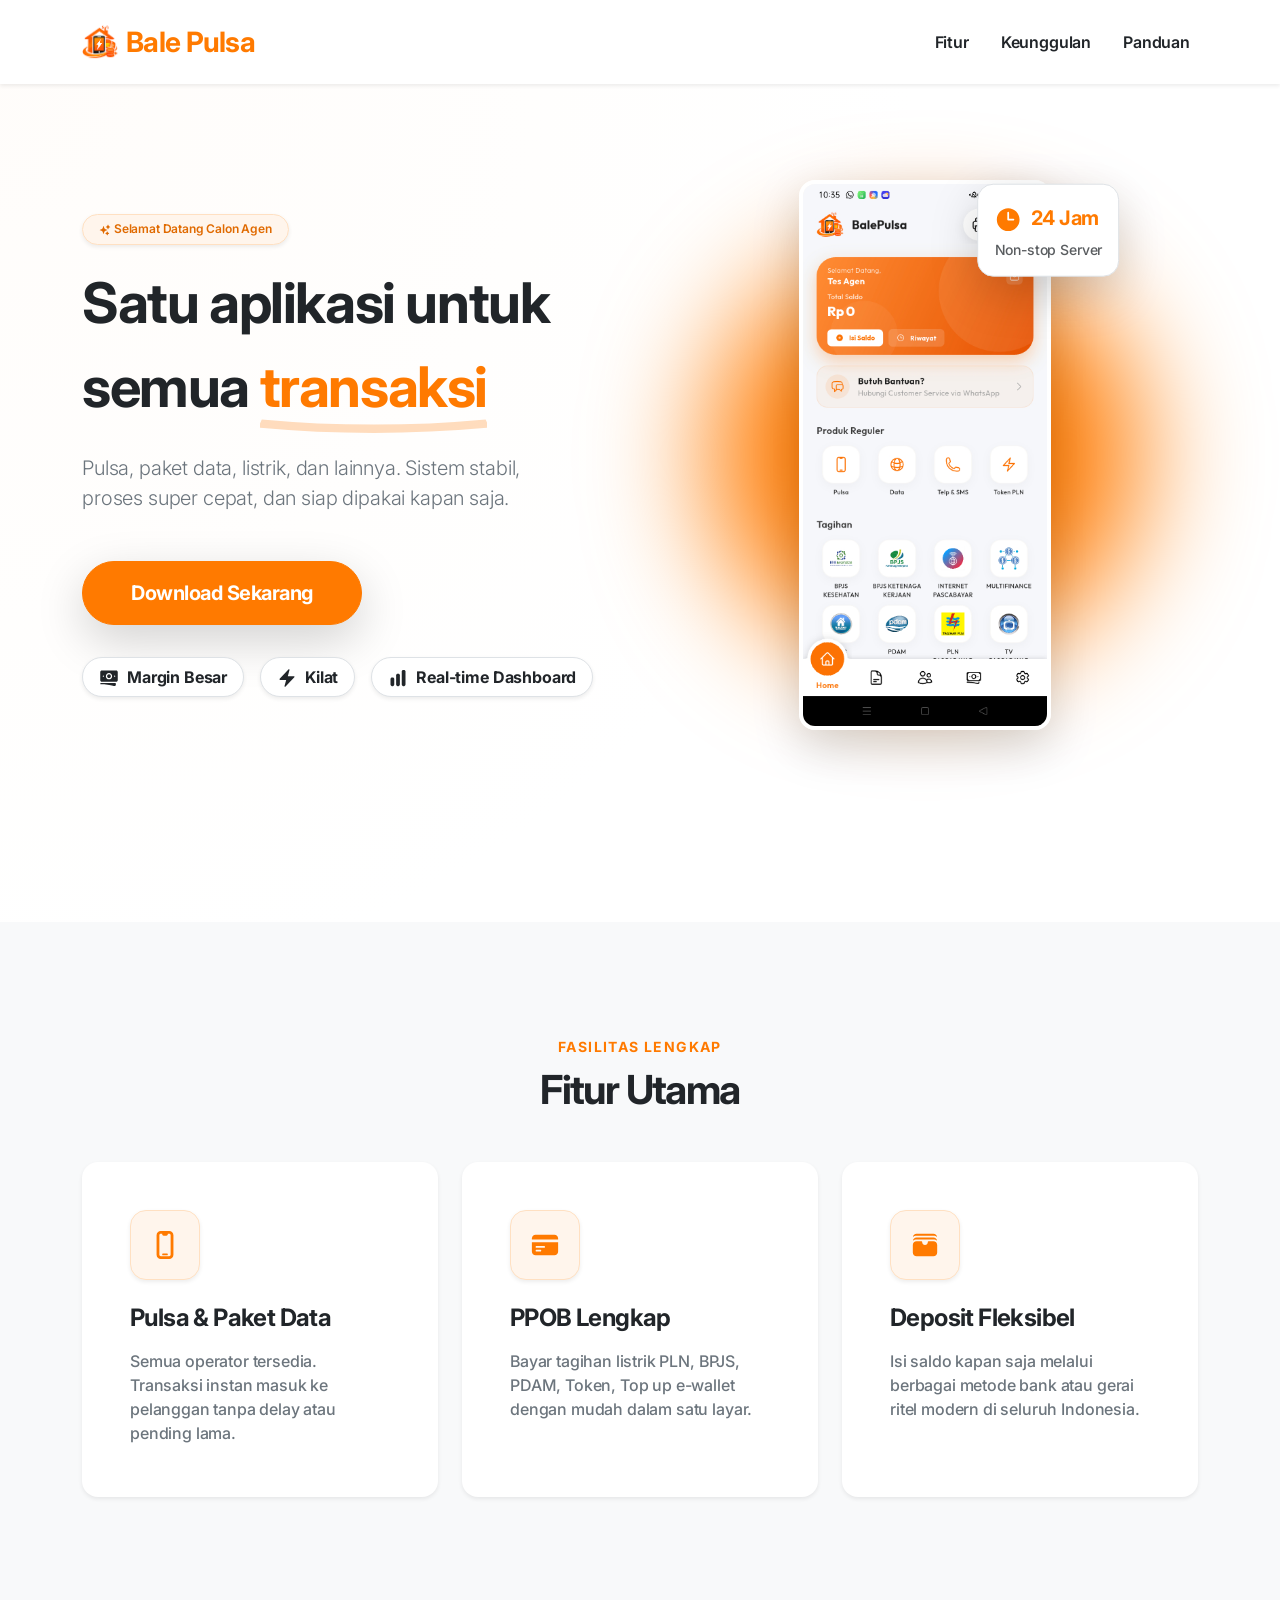
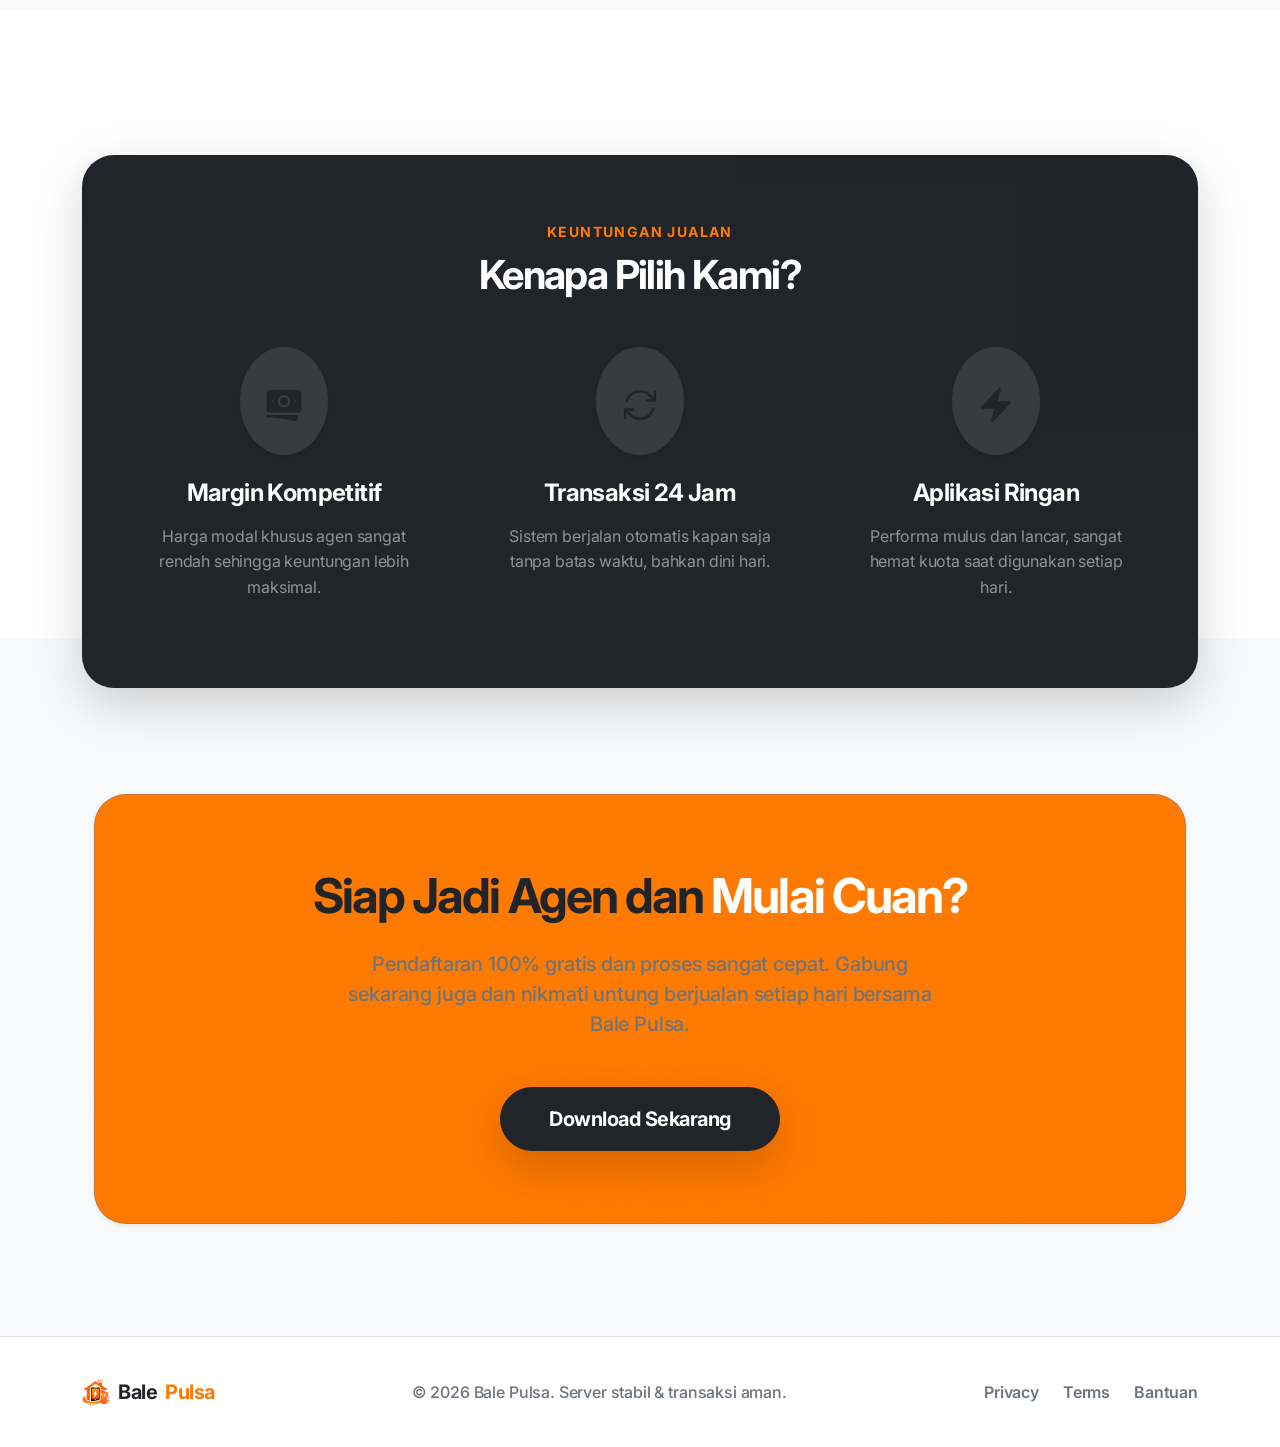
<file: index.html>
<!DOCTYPE html>
<html lang="id" class="scroll-smooth">

<head>
    <meta charset="UTF-8">
    <meta name="viewport" content="width=device-width, initial-scale=1.0">
    <title>Bale Pulsa - Aplikasi Transaksi Agen Tercepat</title>

    <!-- Google Fonts: Inter -->
    <link rel="preconnect" href="https://fonts.googleapis.com">
    <link rel="preconnect" href="https://fonts.gstatic.com" crossorigin>
    <link href="https://fonts.googleapis.com/css2?family=Inter:wght@400;500;600;700;800&display=swap" rel="stylesheet">

    <!-- Bootstrap 5 CSS -->
    <link href="https://cdn.jsdelivr.net/npm/bootstrap@5.3.3/dist/css/bootstrap.min.css" rel="stylesheet">

    <!-- Custom CSS -->
    <link rel="stylesheet" href="style.css">
</head>

<body class="bg-light">

    <!-- Navbar -->
    <nav class="navbar navbar-expand-lg navbar-light bg-white shadow-sm py-3 sticky-top">
        <div class="container">
            <a class="navbar-brand d-flex align-items-center gap-2 text-primary fw-bolder fs-3" href="#">
                <img src="img/logo.png" alt="" height="36" class="d-inline-block align-text-top">
                Bale Pulsa
            </a>
            <button class="navbar-toggler border-0 shadow-none" type="button" data-bs-toggle="collapse"
                data-bs-target="#navbarNav" aria-controls="navbarNav" aria-expanded="false"
                aria-label="Toggle navigation">
                <span class="navbar-toggler-icon"></span>
            </button>
            <div class="collapse navbar-collapse justify-content-end" id="navbarNav">
                <ul class="navbar-nav align-items-center mt-3 mt-lg-0 gap-3">
                    <li class="nav-item">
                        <a class="nav-link fw-semibold text-dark hover-primary" href="#fitur">Fitur</a>
                    </li>
                    <li class="nav-item">
                        <a class="nav-link fw-semibold text-dark hover-primary" href="#keunggulan">Keunggulan</a>
                    </li>
                    <li class="nav-item">
                        <a class="nav-link fw-semibold text-dark hover-primary" href="panduan.html">Panduan</a>
                    </li>
                </ul>
            </div>
        </div>
    </nav>

    <!-- Hero Section -->
    <section class="hero-section bg-white position-relative overflow-hidden py-5">
        <!-- Floating shape background -->
        <div class="position-absolute top-0 start-0 w-100 h-100 hero-blob opacity-25 z-0"
            style="background: radial-gradient(circle at top left, #fff5ec 0%, transparent 60%); pointer-events: none;">
        </div>

        <div class="container py-5 position-relative z-1 pt-lg-5 pb-lg-5">
            <div class="row align-items-center mb-5 pb-lg-5">
                <div class="col-lg-6 mb-5 mb-lg-0 text-center text-lg-start">
                    <span
                        class="badge bg-primary-subtle text-primary-emphasis px-3 py-2 rounded-pill fw-semibold mb-3 border border-primary-subtle shadow-sm animate-fade-in"><svg
                            width="1em" height="1em" fill="currentColor" class="d-inline-block align-text-bottom"
                            viewBox="0 0 24 24" fill="none" xmlns="http://www.w3.org/2000/svg">
                            <path fill-rule="evenodd" clip-rule="evenodd"
                                d="M9 4.5C9.33486 4.5 9.62915 4.72198 9.72114 5.04396L10.5343 7.89015C10.8903 9.13593 11.8641 10.1097 13.1099 10.4657L15.956 11.2789C16.278 11.3709 16.5 11.6651 16.5 12C16.5 12.3349 16.278 12.6291 15.956 12.7211L13.1098 13.5343C11.8641 13.8903 10.8903 14.8641 10.5343 16.1099L9.72114 18.956C9.62915 19.278 9.33486 19.5 9 19.5C8.66514 19.5 8.37085 19.278 8.27886 18.956L7.46566 16.1099C7.10972 14.8641 6.13593 13.8903 4.89015 13.5343L2.04396 12.7211C1.72198 12.6291 1.5 12.3349 1.5 12C1.5 11.6651 1.72198 11.3709 2.04396 11.2789L4.89015 10.4657C6.13593 10.1097 7.10972 9.13593 7.46566 7.89015L8.27886 5.04396C8.37085 4.72198 8.66514 4.5 9 4.5Z"
                                fill="currentColor" />
                            <path fill-rule="evenodd" clip-rule="evenodd"
                                d="M18 1.5C18.3442 1.5 18.6441 1.73422 18.7276 2.0681L18.9865 3.10356C19.2216 4.04406 19.9559 4.7784 20.8964 5.01353L21.9319 5.27239C22.2658 5.35586 22.5 5.65585 22.5 6C22.5 6.34415 22.2658 6.64414 21.9319 6.72761L20.8964 6.98647C19.9559 7.2216 19.2216 7.95594 18.9865 8.89644L18.7276 9.9319C18.6441 10.2658 18.3442 10.5 18 10.5C17.6558 10.5 17.3559 10.2658 17.2724 9.9319L17.0135 8.89644C16.7784 7.95594 16.0441 7.2216 15.1036 6.98647L14.0681 6.72761C13.7342 6.64414 13.5 6.34415 13.5 6C13.5 5.65585 13.7342 5.35586 14.0681 5.27239L15.1036 5.01353C16.0441 4.7784 16.7784 4.04406 17.0135 3.10356L17.2724 2.0681C17.3559 1.73422 17.6558 1.5 18 1.5Z"
                                fill="currentColor" />
                            <path fill-rule="evenodd" clip-rule="evenodd"
                                d="M16.5 15C16.8228 15 17.1094 15.2066 17.2115 15.5128L17.6058 16.6956C17.7551 17.1435 18.1065 17.4949 18.5544 17.6442L19.7372 18.0385C20.0434 18.1406 20.25 18.4272 20.25 18.75C20.25 19.0728 20.0434 19.3594 19.7372 19.4615L18.5544 19.8558C18.1065 20.0051 17.7551 20.3565 17.6058 20.8044L17.2115 21.9872C17.1094 22.2934 16.8228 22.5 16.5 22.5C16.1772 22.5 15.8906 22.2934 15.7885 21.9872L15.3942 20.8044C15.2449 20.3565 14.8935 20.0051 14.4456 19.8558L13.2628 19.4615C12.9566 19.3594 12.75 19.0728 12.75 18.75C12.75 18.4272 12.9566 18.1406 13.2628 18.0385L14.4456 17.6442C14.8935 17.4949 15.2449 17.1435 15.3942 16.6956L15.7885 15.5128C15.8906 15.2066 16.1772 15 16.5 15Z"
                                fill="currentColor" />
                        </svg>
                        Selamat Datang Calon Agen</span>
                    <h1 class="display-4 fw-bolder mb-4 lh-base text-dark text-balance">Satu aplikasi untuk semua <span
                            class="text-primary position-relative d-inline-block">transaksi<svg
                                class="position-absolute w-100 h-25 start-0 bottom-0 text-primary opacity-25"
                                style="transform: translateY(5px);" viewBox="0 0 100 20" preserveAspectRatio="none">
                                <path d="M0,10 Q50,20 100,10" stroke="currentColor" stroke-width="8" fill="none" />
                            </svg></span></h1>
                    <p class="lead text-secondary mb-5 pe-lg-5 text-balance">Pulsa, paket data, listrik, dan lainnya.
                        Sistem stabil, proses super cepat, dan siap dipakai kapan saja.</p>
                    <a href="https://play.google.com/store/apps/details?id=com.balepulsa.mobile"
                        class="btn btn-primary btn-lg px-5 py-3 rounded-pill fw-bold shadow-lg mb-4 hover-lift d-inline-block">Download
                        Sekarang</a>

                    <div class="d-flex flex-wrap justify-content-center justify-content-lg-start gap-3 mt-2">
                        <span
                            class="badge bg-white text-dark shadow-sm border px-3 py-2 fs-6 rounded-pill d-flex align-items-center"><span
                                class="fs-5 me-2"><svg width="1em" height="1em" fill="currentColor"
                                    class="d-inline-block align-text-bottom" viewBox="0 0 24 24" fill="none"
                                    xmlns="http://www.w3.org/2000/svg">
                                    <path
                                        d="M12 7.5C10.7574 7.5 9.75 8.50736 9.75 9.75C9.75 10.9926 10.7574 12 12 12C13.2426 12 14.25 10.9926 14.25 9.75C14.25 8.50736 13.2426 7.5 12 7.5Z"
                                        fill="currentColor" />
                                    <path fill-rule="evenodd" clip-rule="evenodd"
                                        d="M1.5 4.875C1.5 3.83947 2.33947 3 3.375 3H20.625C21.6605 3 22.5 3.83947 22.5 4.875V14.625C22.5 15.6605 21.6605 16.5 20.625 16.5H3.375C2.33947 16.5 1.5 15.6605 1.5 14.625V4.875ZM8.25 9.75C8.25 7.67893 9.92893 6 12 6C14.0711 6 15.75 7.67893 15.75 9.75C15.75 11.8211 14.0711 13.5 12 13.5C9.92893 13.5 8.25 11.8211 8.25 9.75ZM18.75 9C18.3358 9 18 9.33579 18 9.75V9.7575C18 10.1717 18.3358 10.5075 18.75 10.5075H18.7575C19.1717 10.5075 19.5075 10.1717 19.5075 9.7575V9.75C19.5075 9.33579 19.1717 9 18.7575 9H18.75ZM4.5 9.75C4.5 9.33579 4.83579 9 5.25 9H5.2575C5.67171 9 6.0075 9.33579 6.0075 9.75V9.7575C6.0075 10.1717 5.67171 10.5075 5.2575 10.5075H5.25C4.83579 10.5075 4.5 10.1717 4.5 9.7575V9.75Z"
                                        fill="currentColor" />
                                    <path
                                        d="M2.25 18C1.83579 18 1.5 18.3358 1.5 18.75C1.5 19.1642 1.83579 19.5 2.25 19.5C7.65005 19.5 12.8802 20.2222 17.8498 21.5749C19.0404 21.899 20.25 21.0168 20.25 19.7551V18.75C20.25 18.3358 19.9142 18 19.5 18H2.25Z"
                                        fill="currentColor" />
                                </svg></span> Margin Besar</span>
                        <span
                            class="badge bg-white text-dark shadow-sm border px-3 py-2 fs-6 rounded-pill d-flex align-items-center"><span
                                class="fs-5 me-2"><svg width="1em" height="1em" fill="currentColor"
                                    class="d-inline-block align-text-bottom" viewBox="0 0 24 24" fill="none"
                                    xmlns="http://www.w3.org/2000/svg">
                                    <path fill-rule="evenodd" clip-rule="evenodd"
                                        d="M14.6152 1.59492C14.9164 1.76287 15.0643 2.1146 14.9736 2.44734L12.9819 9.75H20.25C20.5486 9.75 20.8188 9.92718 20.9378 10.2011C21.0569 10.475 21.0021 10.7934 20.7983 11.0117L10.2983 22.2617C10.063 22.5139 9.68601 22.573 9.38478 22.4051C9.08354 22.2371 8.93567 21.8854 9.02641 21.5527L11.018 14.25H3.74999C3.45134 14.25 3.18115 14.0728 3.06213 13.7989C2.9431 13.525 2.99792 13.2066 3.20169 12.9883L13.7017 1.73826C13.937 1.48613 14.314 1.42698 14.6152 1.59492Z"
                                        fill="currentColor" />
                                </svg></span> Kilat</span>
                        <span
                            class="badge bg-white text-dark shadow-sm border px-3 py-2 fs-6 rounded-pill d-flex align-items-center"><span
                                class="fs-5 me-2"><svg width="1em" height="1em" fill="currentColor"
                                    class="d-inline-block align-text-bottom" viewBox="0 0 24 24" fill="none"
                                    xmlns="http://www.w3.org/2000/svg">
                                    <path
                                        d="M18.375 2.25C17.3395 2.25 16.5 3.08947 16.5 4.125V19.875C16.5 20.9105 17.3395 21.75 18.375 21.75H19.125C20.1605 21.75 21 20.9105 21 19.875V4.125C21 3.08947 20.1605 2.25 19.125 2.25H18.375Z"
                                        fill="currentColor" />
                                    <path
                                        d="M9.75 8.625C9.75 7.58947 10.5895 6.75 11.625 6.75H12.375C13.4105 6.75 14.25 7.58947 14.25 8.625V19.875C14.25 20.9105 13.4105 21.75 12.375 21.75H11.625C10.5895 21.75 9.75 20.9105 9.75 19.875V8.625Z"
                                        fill="currentColor" />
                                    <path
                                        d="M3 13.125C3 12.0895 3.83947 11.25 4.875 11.25H5.625C6.66053 11.25 7.5 12.0895 7.5 13.125V19.875C7.5 20.9105 6.66053 21.75 5.625 21.75H4.875C3.83947 21.75 3 20.9105 3 19.875V13.125Z"
                                        fill="currentColor" />
                                </svg></span> Real-time Dashboard</span>
                    </div>
                </div>
                <div class="col-lg-6 text-center position-relative">
                    <div
                        class="position-absolute top-50 start-50 translate-middle w-75 h-75 bg-primary rounded-circle opacity-10 filter-blur">
                    </div>
                    <img src="img/home.png" alt="App Preview"
                        class="img-fluid rounded-4 shadow-lg hero-img position-relative z-1 border border-white border-4"
                        style="max-height: 550px; object-fit: cover;">
                    <!-- Floating badge -->
                    <div class="position-absolute top-0 end-0 translate-middle p-3 bg-white rounded-4 shadow-lg border z-2 hover-tilt"
                        style="margin-top: 50px; margin-right: 20px;">
                        <h5 class="fw-bold mb-0 text-primary d-flex align-items-center gap-2"><span class="fs-3"><svg
                                    width="1em" height="1em" fill="currentColor"
                                    class="d-inline-block align-text-bottom" viewBox="0 0 24 24" fill="none"
                                    xmlns="http://www.w3.org/2000/svg">
                                    <path fill-rule="evenodd" clip-rule="evenodd"
                                        d="M12 2.25C6.61522 2.25 2.25 6.61522 2.25 12C2.25 17.3848 6.61522 21.75 12 21.75C17.3848 21.75 21.75 17.3848 21.75 12C21.75 6.61522 17.3848 2.25 12 2.25ZM12.75 6C12.75 5.58579 12.4142 5.25 12 5.25C11.5858 5.25 11.25 5.58579 11.25 6V12C11.25 12.4142 11.5858 12.75 12 12.75H16.5C16.9142 12.75 17.25 12.4142 17.25 12C17.25 11.5858 16.9142 11.25 16.5 11.25H12.75V6Z"
                                        fill="currentColor" />
                                </svg></span> 24 Jam</h5>
                        <small class="text-muted fw-medium mt-1 d-block">Non-stop Server</small>
                    </div>
                </div>
            </div>
        </div>
    </section>

    <!-- Fitur Utama -->
    <section id="fitur" class="py-5 bg-light position-relative">
        <div class="container py-5 mt-3 mb-3">
            <div class="text-center mb-5">
                <span class="text-primary fw-bold text-uppercase tracking-wide small">Fasilitas Lengkap</span>
                <h2 class="fw-bolder mt-2 display-6 text-dark tracking-tight">Fitur Utama</h2>
            </div>
            <div class="row g-4 justify-content-center">
                <div class="col-md-6 col-lg-4">
                    <div class="card h-100 border-0 shadow-sm feature-card rounded-4 bg-white overflow-hidden">
                        <div class="card-body p-4 p-xl-5">
                            <div class="feature-icon bg-primary-subtle text-primary rounded-4 mb-4 d-inline-flex align-items-center justify-content-center border border-primary-subtle shadow-sm"
                                style="width: 70px; height: 70px; font-size: 30px;">
                                <svg width="1em" height="1em" fill="currentColor"
                                    class="d-inline-block align-text-bottom" viewBox="0 0 24 24" fill="none"
                                    xmlns="http://www.w3.org/2000/svg">
                                    <path
                                        d="M10.5 18.75C10.0858 18.75 9.75 19.0858 9.75 19.5C9.75 19.9142 10.0858 20.25 10.5 20.25H13.5C13.9142 20.25 14.25 19.9142 14.25 19.5C14.25 19.0858 13.9142 18.75 13.5 18.75H10.5Z"
                                        fill="currentColor" />
                                    <path fill-rule="evenodd" clip-rule="evenodd"
                                        d="M8.625 0.75C6.76104 0.75 5.25 2.26104 5.25 4.125V19.875C5.25 21.739 6.76104 23.25 8.625 23.25H15.375C17.239 23.25 18.75 21.739 18.75 19.875V4.125C18.75 2.26104 17.239 0.75 15.375 0.75H8.625ZM7.5 4.125C7.5 3.50368 8.00368 3 8.625 3H9.75V3.375C9.75 3.99632 10.2537 4.5 10.875 4.5H13.125C13.7463 4.5 14.25 3.99632 14.25 3.375V3H15.375C15.9963 3 16.5 3.50368 16.5 4.125V19.875C16.5 20.4963 15.9963 21 15.375 21H8.625C8.00368 21 7.5 20.4963 7.5 19.875V4.125Z"
                                        fill="currentColor" />
                                </svg>
                            </div>
                            <h3 class="h4 fw-bold mb-3 text-dark">Pulsa & Paket Data</h3>
                            <p class="text-secondary mb-0 fw-medium">Semua operator tersedia. Transaksi instan masuk ke
                                pelanggan tanpa delay atau pending lama.</p>
                        </div>
                    </div>
                </div>
                <div class="col-md-6 col-lg-4">
                    <div class="card h-100 border-0 shadow-sm feature-card rounded-4 bg-white overflow-hidden">
                        <div class="card-body p-4 p-xl-5">
                            <div class="feature-icon bg-primary-subtle text-primary rounded-4 mb-4 d-inline-flex align-items-center justify-content-center border border-primary-subtle shadow-sm"
                                style="width: 70px; height: 70px; font-size: 30px;">
                                <svg width="1em" height="1em" fill="currentColor"
                                    class="d-inline-block align-text-bottom" viewBox="0 0 24 24" fill="none"
                                    xmlns="http://www.w3.org/2000/svg">
                                    <path
                                        d="M4.5 3.75C2.84315 3.75 1.5 5.09315 1.5 6.75V7.5H22.5V6.75C22.5 5.09315 21.1569 3.75 19.5 3.75H4.5Z"
                                        fill="currentColor" />
                                    <path fill-rule="evenodd" clip-rule="evenodd"
                                        d="M22.5 9.75H1.5V17.25C1.5 18.9069 2.84315 20.25 4.5 20.25H19.5C21.1569 20.25 22.5 18.9069 22.5 17.25V9.75ZM4.5 13.5C4.5 13.0858 4.83579 12.75 5.25 12.75H11.25C11.6642 12.75 12 13.0858 12 13.5C12 13.9142 11.6642 14.25 11.25 14.25H5.25C4.83579 14.25 4.5 13.9142 4.5 13.5ZM5.25 15.75C4.83579 15.75 4.5 16.0858 4.5 16.5C4.5 16.9142 4.83579 17.25 5.25 17.25H8.25C8.66421 17.25 9 16.9142 9 16.5C9 16.0858 8.66421 15.75 8.25 15.75H5.25Z"
                                        fill="currentColor" />
                                </svg>
                            </div>
                            <h3 class="h4 fw-bold mb-3 text-dark">PPOB Lengkap</h3>
                            <p class="text-secondary mb-0 fw-medium">Bayar tagihan listrik PLN, BPJS, PDAM, Token, Top
                                up e-wallet dengan mudah dalam satu layar.</p>
                        </div>
                    </div>
                </div>
                <div class="col-md-6 col-lg-4">
                    <div class="card h-100 border-0 shadow-sm feature-card rounded-4 bg-white overflow-hidden">
                        <div class="card-body p-4 p-xl-5">
                            <div class="feature-icon bg-primary-subtle text-primary rounded-4 mb-4 d-inline-flex align-items-center justify-content-center border border-primary-subtle shadow-sm"
                                style="width: 70px; height: 70px; font-size: 30px;">
                                <svg width="1em" height="1em" fill="currentColor"
                                    class="d-inline-block align-text-bottom" viewBox="0 0 24 24" fill="none"
                                    xmlns="http://www.w3.org/2000/svg">
                                    <path
                                        d="M2.27307 5.62524C3.06638 4.92494 4.10851 4.5 5.24989 4.5H18.7499C19.8913 4.5 20.9334 4.92494 21.7267 5.62524C21.5423 4.14526 20.2798 3 18.7499 3H5.24989C3.71995 3 2.4575 4.14525 2.27307 5.62524Z"
                                        fill="currentColor" />
                                    <path
                                        d="M2.27307 8.62524C3.06638 7.92494 4.10851 7.5 5.24989 7.5H18.7499C19.8913 7.5 20.9334 7.92494 21.7267 8.62524C21.5423 7.14526 20.2798 6 18.7499 6H5.24989C3.71995 6 2.4575 7.14525 2.27307 8.62524Z"
                                        fill="currentColor" />
                                    <path
                                        d="M5.25 9C3.59315 9 2.25 10.3431 2.25 12V18C2.25 19.6569 3.59315 21 5.25 21H18.75C20.4069 21 21.75 19.6569 21.75 18V12C21.75 10.3431 20.4069 9 18.75 9H15C14.5858 9 14.25 9.33579 14.25 9.75C14.25 10.9926 13.2426 12 12 12C10.7574 12 9.75 10.9926 9.75 9.75C9.75 9.33579 9.41421 9 9 9H5.25Z"
                                        fill="currentColor" />
                                </svg>
                            </div>
                            <h3 class="h4 fw-bold mb-3 text-dark">Deposit Fleksibel</h3>
                            <p class="text-secondary mb-0 fw-medium">Isi saldo kapan saja melalui berbagai metode bank
                                atau gerai ritel modern di seluruh Indonesia.</p>
                        </div>
                    </div>
                </div>
            </div>
        </div>
    </section>

    <!-- Kenapa Pilih Kami -->
    <section id="keunggulan" class="py-5 position-relative bg-white pb-0">
        <div class="container pt-5">
            <div class="bg-dark rounded-5 p-4 p-md-5 shadow-lg position-relative overflow-hidden benefits-section mb-n5"
                style="transform: translateY(50px); z-index: 10;">
                <!-- Decorative element -->
                <div class="position-absolute top-0 end-0 opacity-25 shape-rotate"
                    style="transform: translate(20%, -30%);">
                    <svg width="600" height="600" viewBox="0 0 200 200" xmlns="http://www.w3.org/2000/svg">
                        <path fill="currentColor"
                            d="M44.7,-76.4C58.8,-69.2,71.8,-59.1,81.3,-46.3C90.8,-33.5,96.8,-18,97,-2.4C97.1,13.2,91.3,28.9,81.4,41.4C71.5,53.8,57.5,63.1,42.7,71.6C27.9,80.1,12.3,87.8,-3.1,89.5C-18.5,91.2,-37,86.9,-51.9,78C-66.8,69,-78.2,55.5,-85.2,40.1C-92.2,24.7,-94.7,7.4,-92,-9.3C-89.2,-25.9,-81.1,-41.9,-70,-54.6C-58.9,-67.3,-44.7,-76.7,-30.2,-81.9C-15.7,-87.1,-0.9,-88.2,14.2,-85.4C29.3,-82.5,44.7,-76.4,44.7,-76.4Z"
                            transform="translate(100 100)" />
                    </svg>
                </div>

                <div class="text-center position-relative z-1 mb-5 pt-3">
                    <span class="text-primary fw-bold text-uppercase tracking-wide small">Keuntungan Jualan</span>
                    <h2 class="fw-bolder mt-2 display-6 text-white tracking-tight">Kenapa Pilih Kami?</h2>
                </div>

                <div class="row g-5 position-relative z-1 text-center pb-4">
                    <div class="col-md-4">
                        <div class="d-inline-flex bg-white bg-opacity-10 rounded-circle p-4 mb-4 glow-effect shadow-sm">
                            <span class="fs-1"><svg width="1em" height="1em" fill="currentColor"
                                    class="d-inline-block align-text-bottom" viewBox="0 0 24 24" fill="none"
                                    xmlns="http://www.w3.org/2000/svg">
                                    <path
                                        d="M12 7.5C10.7574 7.5 9.75 8.50736 9.75 9.75C9.75 10.9926 10.7574 12 12 12C13.2426 12 14.25 10.9926 14.25 9.75C14.25 8.50736 13.2426 7.5 12 7.5Z"
                                        fill="currentColor" />
                                    <path fill-rule="evenodd" clip-rule="evenodd"
                                        d="M1.5 4.875C1.5 3.83947 2.33947 3 3.375 3H20.625C21.6605 3 22.5 3.83947 22.5 4.875V14.625C22.5 15.6605 21.6605 16.5 20.625 16.5H3.375C2.33947 16.5 1.5 15.6605 1.5 14.625V4.875ZM8.25 9.75C8.25 7.67893 9.92893 6 12 6C14.0711 6 15.75 7.67893 15.75 9.75C15.75 11.8211 14.0711 13.5 12 13.5C9.92893 13.5 8.25 11.8211 8.25 9.75ZM18.75 9C18.3358 9 18 9.33579 18 9.75V9.7575C18 10.1717 18.3358 10.5075 18.75 10.5075H18.7575C19.1717 10.5075 19.5075 10.1717 19.5075 9.7575V9.75C19.5075 9.33579 19.1717 9 18.7575 9H18.75ZM4.5 9.75C4.5 9.33579 4.83579 9 5.25 9H5.2575C5.67171 9 6.0075 9.33579 6.0075 9.75V9.7575C6.0075 10.1717 5.67171 10.5075 5.2575 10.5075H5.25C4.83579 10.5075 4.5 10.1717 4.5 9.7575V9.75Z"
                                        fill="currentColor" />
                                    <path
                                        d="M2.25 18C1.83579 18 1.5 18.3358 1.5 18.75C1.5 19.1642 1.83579 19.5 2.25 19.5C7.65005 19.5 12.8802 20.2222 17.8498 21.5749C19.0404 21.899 20.25 21.0168 20.25 19.7551V18.75C20.25 18.3358 19.9142 18 19.5 18H2.25Z"
                                        fill="currentColor" />
                                </svg></span>
                        </div>
                        <h3 class="h4 fw-bold text-white mb-3">Margin Kompetitif</h3>
                        <p class="text-white-50 px-lg-3 lh-relaxed">Harga modal khusus agen sangat rendah sehingga
                            keuntungan lebih maksimal.</p>
                    </div>
                    <div class="col-md-4">
                        <div class="d-inline-flex bg-white bg-opacity-10 rounded-circle p-4 mb-4 glow-effect shadow-sm">
                            <span class="fs-1"><svg width="1em" height="1em" fill="currentColor"
                                    class="d-inline-block align-text-bottom" viewBox="0 0 24 24" fill="none"
                                    xmlns="http://www.w3.org/2000/svg">
                                    <path fill-rule="evenodd" clip-rule="evenodd"
                                        d="M4.75517 10.0589C5.82723 6.0579 9.93976 3.68353 13.9408 4.75559C15.2617 5.10955 16.4035 5.79374 17.3034 6.69528L19.2065 8.59835H16.0228C15.6085 8.59835 15.2728 8.93414 15.2728 9.34835C15.2728 9.76256 15.6085 10.0984 16.0228 10.0984H21.0154C21.2143 10.0984 21.4051 10.0193 21.5457 9.87864C21.6864 9.73797 21.7654 9.54717 21.7654 9.34824V4.35575C21.7654 3.94153 21.4296 3.60575 21.0154 3.60575C20.6011 3.60575 20.2654 3.94153 20.2654 4.35575V7.53591L18.3651 5.63561C17.2839 4.55253 15.9114 3.73071 14.329 3.3067C9.52779 2.02023 4.59276 4.86947 3.30628 9.67067C3.19908 10.0708 3.43651 10.482 3.83661 10.5892C4.23671 10.6964 4.64796 10.459 4.75517 10.0589ZM20.1626 13.4108C19.7625 13.3036 19.3513 13.5411 19.2441 13.9412C18.172 17.9422 14.0595 20.3165 10.0585 19.2445C8.73749 18.8905 7.5957 18.2063 6.69585 17.3048L4.79396 15.4017H7.97677C8.39099 15.4017 8.72677 15.0659 8.72677 14.6517C8.72677 14.2375 8.39099 13.9017 7.97677 13.9017L2.98413 13.9017C2.56992 13.9017 2.23413 14.2375 2.23413 14.6517V19.6443C2.23413 20.0585 2.56992 20.3943 2.98413 20.3943C3.39834 20.3943 3.73413 20.0585 3.73413 19.6443V16.4632L5.6342 18.3645C6.71539 19.4477 8.08772 20.2693 9.67024 20.6934C14.4714 21.9798 19.4065 19.1306 20.6929 14.3294C20.8001 13.9293 20.5627 13.5181 20.1626 13.4108Z"
                                        fill="currentColor" />
                                </svg></span>
                        </div>
                        <h3 class="h4 fw-bold text-white mb-3">Transaksi 24 Jam</h3>
                        <p class="text-white-50 px-lg-3 lh-relaxed">Sistem berjalan otomatis kapan saja tanpa batas
                            waktu, bahkan dini hari.</p>
                    </div>
                    <div class="col-md-4">
                        <div class="d-inline-flex bg-white bg-opacity-10 rounded-circle p-4 mb-4 glow-effect shadow-sm">
                            <span class="fs-1"><svg width="1em" height="1em" fill="currentColor"
                                    class="d-inline-block align-text-bottom" viewBox="0 0 24 24" fill="none"
                                    xmlns="http://www.w3.org/2000/svg">
                                    <path fill-rule="evenodd" clip-rule="evenodd"
                                        d="M14.6152 1.59492C14.9164 1.76287 15.0643 2.1146 14.9736 2.44734L12.9819 9.75H20.25C20.5486 9.75 20.8188 9.92718 20.9378 10.2011C21.0569 10.475 21.0021 10.7934 20.7983 11.0117L10.2983 22.2617C10.063 22.5139 9.68601 22.573 9.38478 22.4051C9.08354 22.2371 8.93567 21.8854 9.02641 21.5527L11.018 14.25H3.74999C3.45134 14.25 3.18115 14.0728 3.06213 13.7989C2.9431 13.525 2.99792 13.2066 3.20169 12.9883L13.7017 1.73826C13.937 1.48613 14.314 1.42698 14.6152 1.59492Z"
                                        fill="currentColor" />
                                </svg></span>
                        </div>
                        <h3 class="h4 fw-bold text-white mb-3">Aplikasi Ringan</h3>
                        <p class="text-white-50 px-lg-3 lh-relaxed">Performa mulus dan lancar, sangat hemat kuota saat
                            digunakan setiap hari.</p>
                    </div>
                </div>
            </div>
        </div>
    </section>

    <!-- CTA -->
    <section id="daftar" class="py-5 bg-light pb-5 pt-pill" style="padding-top: 100px !important;">
        <div class="container py-5 text-center px-lg-4 mt-2">
            <div
                class="py-5 px-3 px-sm-5 bg-primary bg-opacity-10 rounded-5 border border-primary border-opacity-25 shadow-sm custom-cta-bg position-relative overflow-hidden mb-3">
                <div class="position-relative z-1 py-4">
                    <h2 class="fw-bolder display-5 mb-4 text-dark tracking-tight">Siap Jadi Agen dan <span
                            class="text-white">Mulai Cuan?</span></h2>
                    <p class="lead text-secondary mb-5 max-w-lg mx-auto fw-medium" style="max-width: 600px;">Pendaftaran
                        100% gratis dan proses sangat cepat. Gabung sekarang juga dan nikmati untung berjualan setiap
                        hari bersama Bale Pulsa.</p>
                    <a href="https://play.google.com/store/apps/details?id=com.balepulsa.mobile"
                        class="btn btn-dark btn-lg px-5 py-3 rounded-pill fw-bold shadow-lg hover-lift">Download
                        Sekarang</a>
                </div>
            </div>
        </div>
    </section>

    <!-- Footer -->
    <footer class="py-4 bg-white text-center text-secondary border-top">
        <div class="container py-3">
            <div class="d-flex flex-column flex-md-row justify-content-between align-items-center">
                <div class="fw-bolder fs-5 text-dark mb-3 mb-md-0 d-flex align-items-center gap-2">
                    <img src="img/logo.png" alt="Logo" height="28" class="d-inline-block align-text-top">
                    Bale <span class="text-primary">Pulsa</span>
                </div>
                <p class="mb-0 fw-medium">© 2026 Bale Pulsa. Server stabil & transaksi aman.</p>
                <div class="d-flex gap-4 mt-3 mt-md-0 fw-semibold">
                    <a href="privacy-policy.html" class="text-secondary hover-primary text-decoration-none transition-base">Privacy</a>
                    <a href="#" class="text-secondary hover-primary text-decoration-none transition-base">Terms</a>
                    <a href="#" class="text-secondary hover-primary text-decoration-none transition-base">Bantuan</a>
                </div>
            </div>
        </div>
    </footer>

    <!-- Bootstrap JS -->
    <script src="https://cdn.jsdelivr.net/npm/bootstrap@5.3.3/dist/js/bootstrap.bundle.min.js"></script>
</body>

</html>
</file>
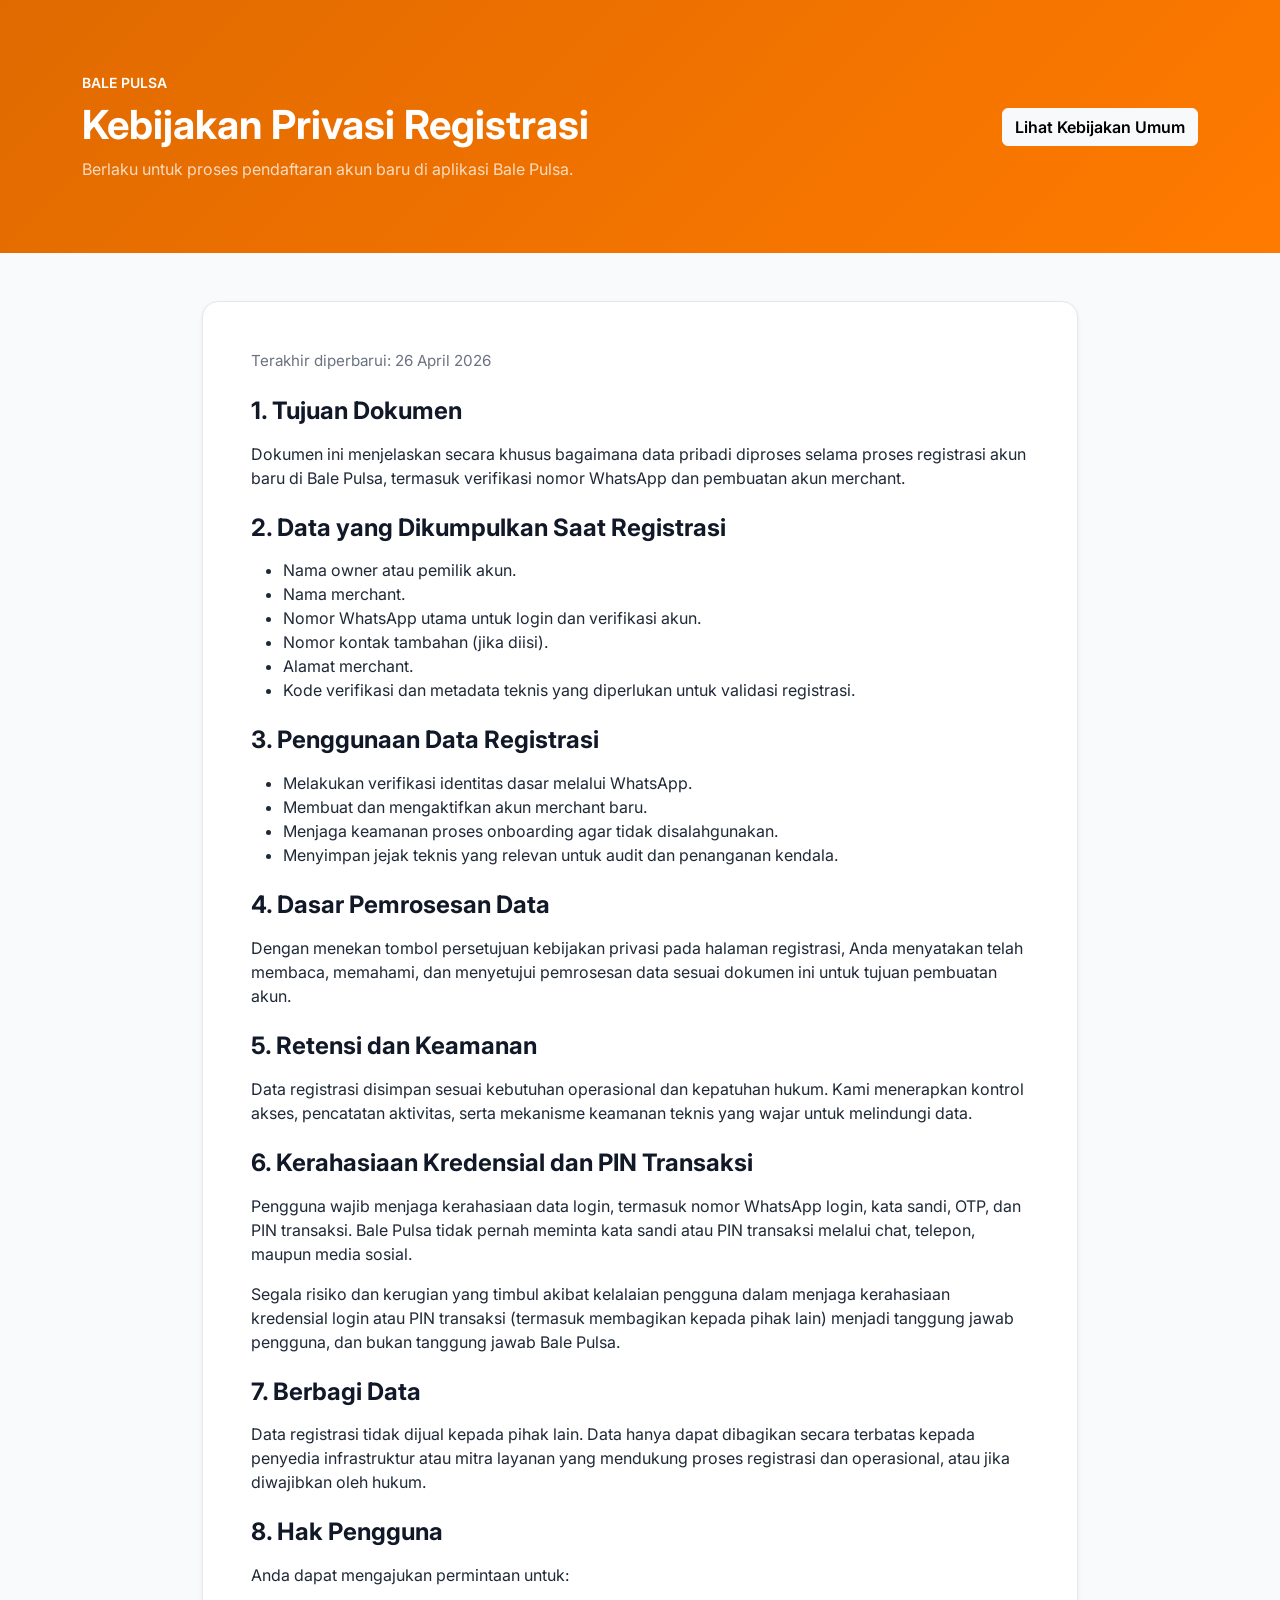
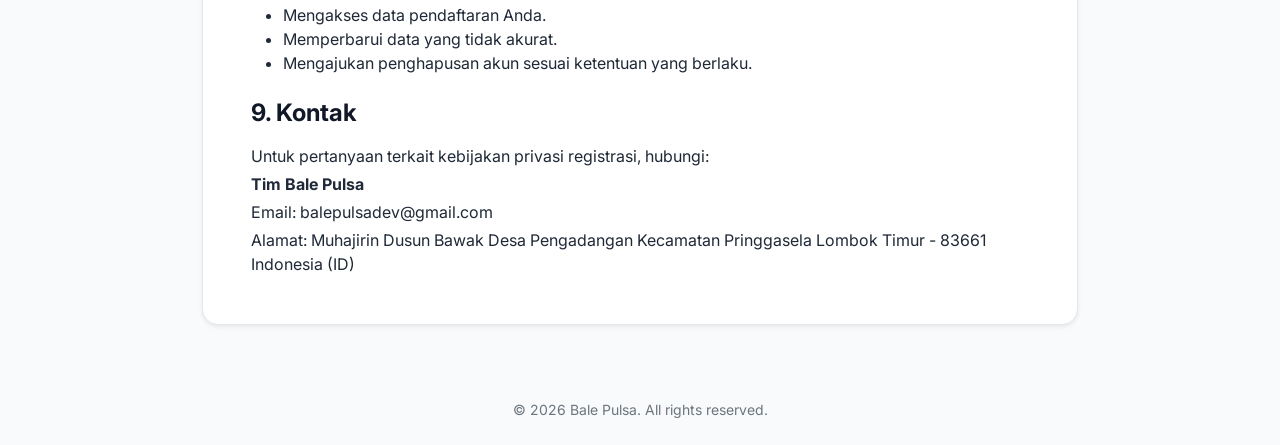
<file: privacy-policy-register.html>
<!DOCTYPE html>
<html lang="id">

<head>
    <meta charset="UTF-8">
    <meta name="viewport" content="width=device-width, initial-scale=1.0">
    <title>Kebijakan Privasi Registrasi - Bale Pulsa</title>
    <meta name="description" content="Kebijakan Privasi khusus proses registrasi akun Bale Pulsa.">

    <link rel="preconnect" href="https://fonts.googleapis.com">
    <link rel="preconnect" href="https://fonts.gstatic.com" crossorigin>
    <link href="https://fonts.googleapis.com/css2?family=Inter:wght@400;500;600;700;800&display=swap" rel="stylesheet">
    <link href="https://cdn.jsdelivr.net/npm/bootstrap@5.3.3/dist/css/bootstrap.min.css" rel="stylesheet">

    <style>
        body {
            font-family: 'Inter', sans-serif;
            background: #f8fafc;
            color: #1f2937;
        }

        .hero {
            background: linear-gradient(135deg, #e06a00 0%, #ff7a00 100%);
            color: #fff;
        }

        .policy-card {
            border: 1px solid #e5e7eb;
            border-radius: 1rem;
            background: #fff;
        }

        .section-title {
            font-weight: 700;
            color: #111827;
        }

        .muted-note {
            font-size: 0.95rem;
            color: #6b7280;
        }
    </style>
</head>

<body>
    <header class="hero py-5">
        <div class="container py-4">
            <div class="d-flex flex-column flex-md-row justify-content-between align-items-md-center gap-3">
                <div>
                    <p class="mb-2 fw-semibold text-uppercase small">Bale Pulsa</p>
                    <h1 class="mb-2 fw-bold">Kebijakan Privasi Registrasi</h1>
                    <p class="mb-0 opacity-75">Berlaku untuk proses pendaftaran akun baru di aplikasi Bale Pulsa.</p>
                </div>
                <a href="privacy-policy.html" class="btn btn-light fw-semibold">Lihat Kebijakan Umum</a>
            </div>
        </div>
    </header>

    <main class="py-5">
        <div class="container" style="max-width: 900px;">
            <div class="policy-card p-4 p-md-5 shadow-sm">
                <p class="muted-note mb-4">Terakhir diperbarui: 26 April 2026</p>

                <section class="mb-4">
                    <h2 class="h4 section-title mb-3">1. Tujuan Dokumen</h2>
                    <p>
                        Dokumen ini menjelaskan secara khusus bagaimana data pribadi diproses selama proses registrasi akun
                        baru di Bale Pulsa, termasuk verifikasi nomor WhatsApp dan pembuatan akun merchant.
                    </p>
                </section>

                <section class="mb-4">
                    <h2 class="h4 section-title mb-3">2. Data yang Dikumpulkan Saat Registrasi</h2>
                    <ul>
                        <li>Nama owner atau pemilik akun.</li>
                        <li>Nama merchant.</li>
                        <li>Nomor WhatsApp utama untuk login dan verifikasi akun.</li>
                        <li>Nomor kontak tambahan (jika diisi).</li>
                        <li>Alamat merchant.</li>
                        <li>Kode verifikasi dan metadata teknis yang diperlukan untuk validasi registrasi.</li>
                    </ul>
                </section>

                <section class="mb-4">
                    <h2 class="h4 section-title mb-3">3. Penggunaan Data Registrasi</h2>
                    <ul>
                        <li>Melakukan verifikasi identitas dasar melalui WhatsApp.</li>
                        <li>Membuat dan mengaktifkan akun merchant baru.</li>
                        <li>Menjaga keamanan proses onboarding agar tidak disalahgunakan.</li>
                        <li>Menyimpan jejak teknis yang relevan untuk audit dan penanganan kendala.</li>
                    </ul>
                </section>

                <section class="mb-4">
                    <h2 class="h4 section-title mb-3">4. Dasar Pemrosesan Data</h2>
                    <p>
                        Dengan menekan tombol persetujuan kebijakan privasi pada halaman registrasi, Anda menyatakan telah
                        membaca, memahami, dan menyetujui pemrosesan data sesuai dokumen ini untuk tujuan pembuatan akun.
                    </p>
                </section>

                <section class="mb-4">
                    <h2 class="h4 section-title mb-3">5. Retensi dan Keamanan</h2>
                    <p>
                        Data registrasi disimpan sesuai kebutuhan operasional dan kepatuhan hukum. Kami menerapkan kontrol
                        akses, pencatatan aktivitas, serta mekanisme keamanan teknis yang wajar untuk melindungi data.
                    </p>
                </section>

                <section class="mb-4">
                    <h2 class="h4 section-title mb-3">6. Kerahasiaan Kredensial dan PIN Transaksi</h2>
                    <p>
                        Pengguna wajib menjaga kerahasiaan data login, termasuk nomor WhatsApp login, kata sandi, OTP,
                        dan PIN transaksi. Bale Pulsa tidak pernah meminta kata sandi atau PIN transaksi melalui chat,
                        telepon, maupun media sosial.
                    </p>
                    <p class="mb-0">
                        Segala risiko dan kerugian yang timbul akibat kelalaian pengguna dalam menjaga kerahasiaan
                        kredensial login atau PIN transaksi (termasuk membagikan kepada pihak lain) menjadi tanggung
                        jawab pengguna, dan bukan tanggung jawab Bale Pulsa.
                    </p>
                </section>

                <section class="mb-4">
                    <h2 class="h4 section-title mb-3">7. Berbagi Data</h2>
                    <p>
                        Data registrasi tidak dijual kepada pihak lain. Data hanya dapat dibagikan secara terbatas kepada
                        penyedia infrastruktur atau mitra layanan yang mendukung proses registrasi dan operasional,
                        atau jika diwajibkan oleh hukum.
                    </p>
                </section>

                <section class="mb-4">
                    <h2 class="h4 section-title mb-3">8. Hak Pengguna</h2>
                    <p>Anda dapat mengajukan permintaan untuk:</p>
                    <ul>
                        <li>Mengakses data pendaftaran Anda.</li>
                        <li>Memperbarui data yang tidak akurat.</li>
                        <li>Mengajukan penghapusan akun sesuai ketentuan yang berlaku.</li>
                    </ul>
                </section>

                <section>
                    <h2 class="h4 section-title mb-3">9. Kontak</h2>
                    <p class="mb-1">Untuk pertanyaan terkait kebijakan privasi registrasi, hubungi:</p>
                    <p class="mb-1"><strong>Tim Bale Pulsa</strong></p>
                    <p class="mb-1">Email: balepulsadev@gmail.com</p>
                    <p class="mb-0">Alamat:
                        Muhajirin Dusun Bawak Desa Pengadangan Kecamatan Pringgasela
                        Lombok Timur - 83661
                        Indonesia (ID)
                    </p>
                </section>
            </div>
        </div>
    </main>

    <footer class="py-4 text-center text-secondary">
        <div class="container">
            <small>© 2026 Bale Pulsa. All rights reserved.</small>
        </div>
    </footer>
</body>

</html>
</file>
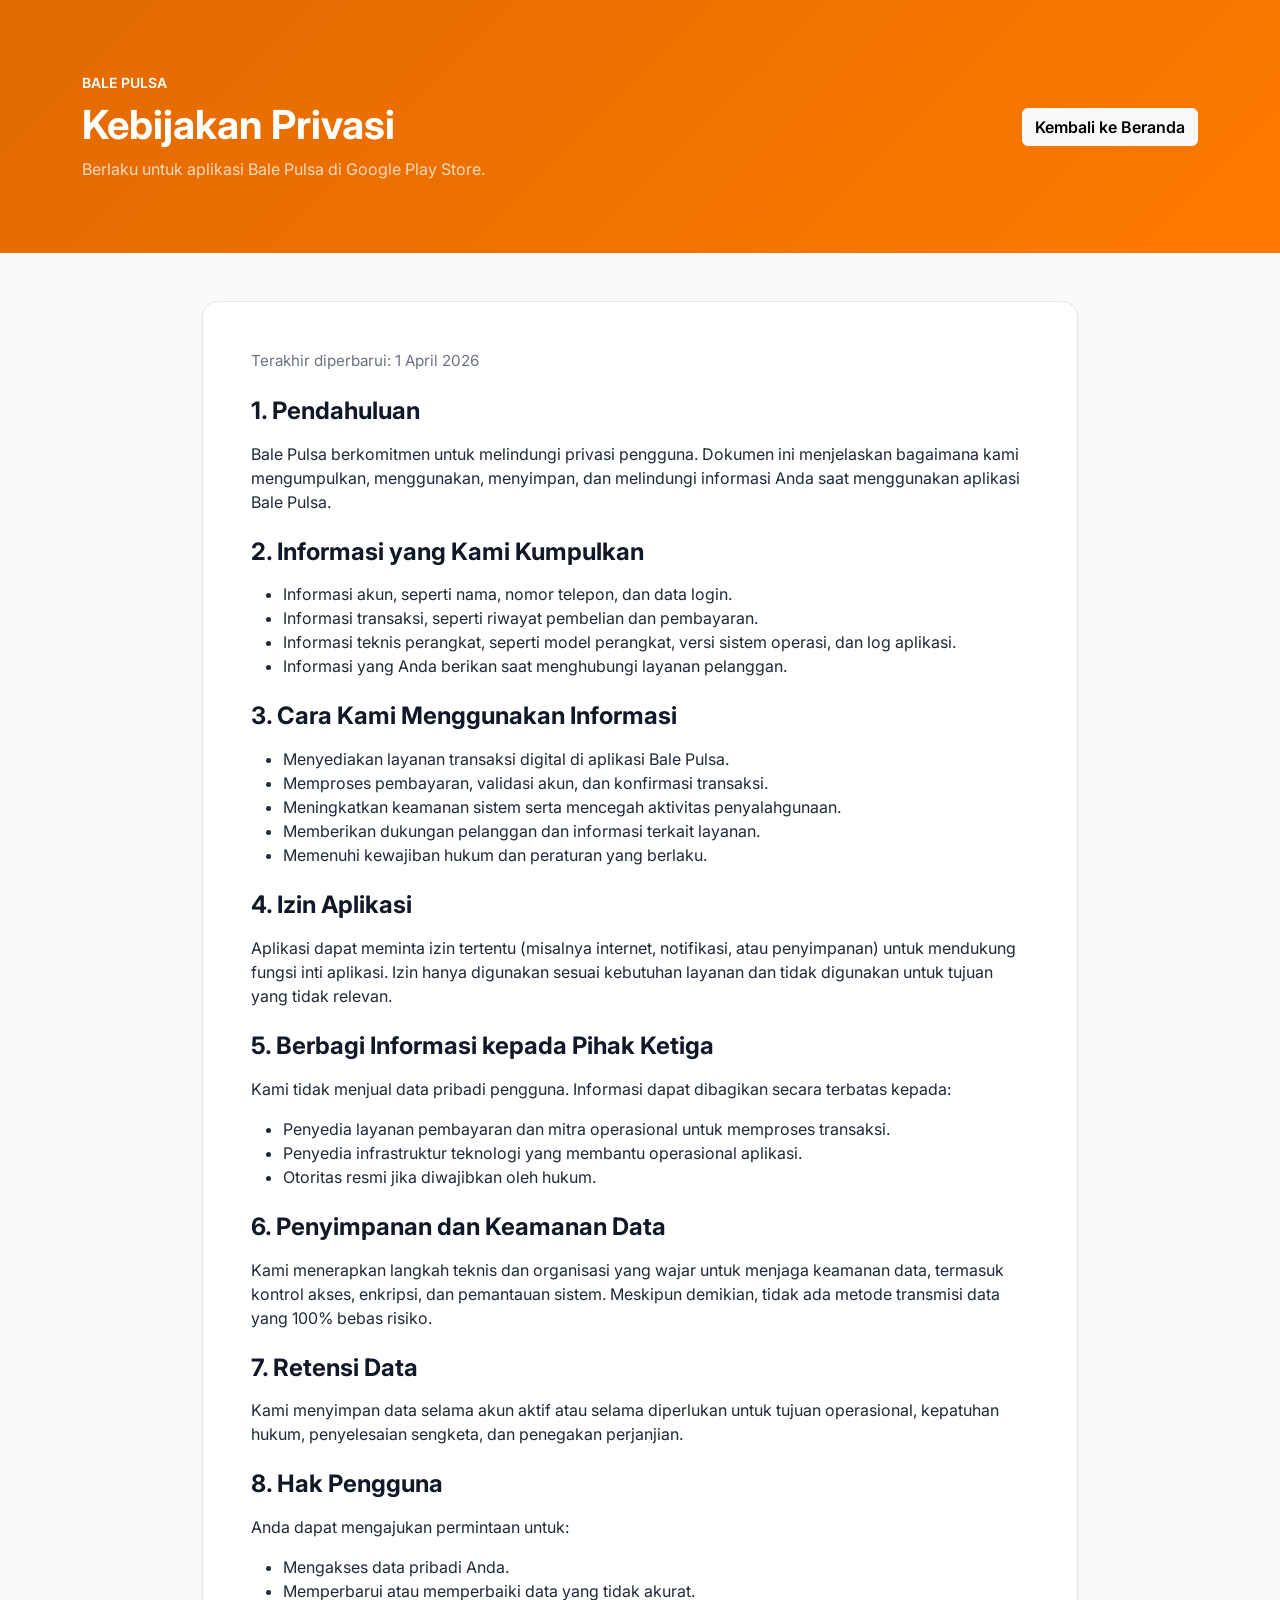
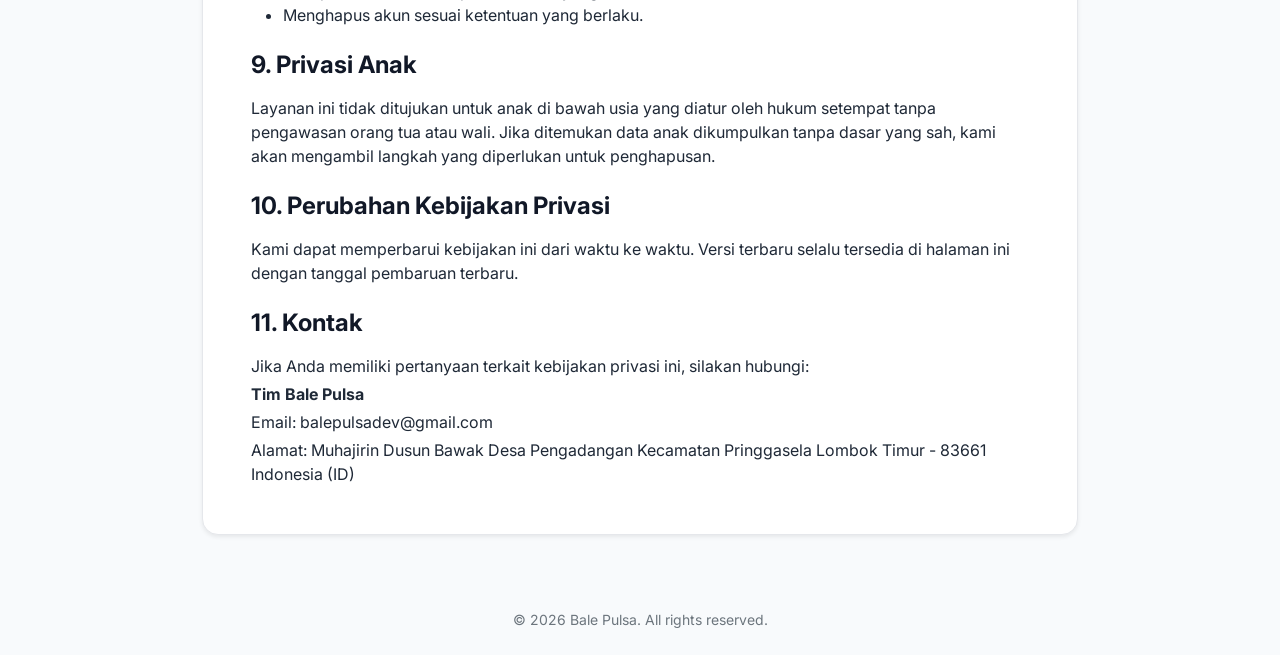
<file: privacy-policy.html>
<!DOCTYPE html>
<html lang="id">

<head>
    <meta charset="UTF-8">
    <meta name="viewport" content="width=device-width, initial-scale=1.0">
    <title>Kebijakan Privasi - Bale Pulsa</title>
    <meta name="description" content="Kebijakan Privasi aplikasi Bale Pulsa untuk kebutuhan publikasi Google Play Store.">

    <link rel="preconnect" href="https://fonts.googleapis.com">
    <link rel="preconnect" href="https://fonts.gstatic.com" crossorigin>
    <link href="https://fonts.googleapis.com/css2?family=Inter:wght@400;500;600;700;800&display=swap" rel="stylesheet">
    <link href="https://cdn.jsdelivr.net/npm/bootstrap@5.3.3/dist/css/bootstrap.min.css" rel="stylesheet">

    <style>
        body {
            font-family: 'Inter', sans-serif;
            background: #f8fafc;
            color: #1f2937;
        }

        .hero {
            background: linear-gradient(135deg, #e06a00 0%, #ff7a00 100%);
            color: #fff;
        }

        .policy-card {
            border: 1px solid #e5e7eb;
            border-radius: 1rem;
            background: #fff;
        }

        .section-title {
            font-weight: 700;
            color: #111827;
        }

        .muted-note {
            font-size: 0.95rem;
            color: #6b7280;
        }
    </style>
</head>

<body>
    <header class="hero py-5">
        <div class="container py-4">
            <div class="d-flex flex-column flex-md-row justify-content-between align-items-md-center gap-3">
                <div>
                    <p class="mb-2 fw-semibold text-uppercase small">Bale Pulsa</p>
                    <h1 class="mb-2 fw-bold">Kebijakan Privasi</h1>
                    <p class="mb-0 opacity-75">Berlaku untuk aplikasi Bale Pulsa di Google Play Store.</p>
                </div>
                <a href="index.html" class="btn btn-light fw-semibold">Kembali ke Beranda</a>
            </div>
        </div>
    </header>

    <main class="py-5">
        <div class="container" style="max-width: 900px;">
            <div class="policy-card p-4 p-md-5 shadow-sm">
                <p class="muted-note mb-4">Terakhir diperbarui: 1 April 2026</p>

                <section class="mb-4">
                    <h2 class="h4 section-title mb-3">1. Pendahuluan</h2>
                    <p>
                        Bale Pulsa berkomitmen untuk melindungi privasi pengguna. Dokumen ini menjelaskan bagaimana
                        kami mengumpulkan, menggunakan, menyimpan, dan melindungi informasi Anda saat menggunakan
                        aplikasi Bale Pulsa.
                    </p>
                </section>

                <section class="mb-4">
                    <h2 class="h4 section-title mb-3">2. Informasi yang Kami Kumpulkan</h2>
                    <ul>
                        <li>Informasi akun, seperti nama, nomor telepon, dan data login.</li>
                        <li>Informasi transaksi, seperti riwayat pembelian dan pembayaran.</li>
                        <li>Informasi teknis perangkat, seperti model perangkat, versi sistem operasi, dan log aplikasi.</li>
                        <li>Informasi yang Anda berikan saat menghubungi layanan pelanggan.</li>
                    </ul>
                </section>

                <section class="mb-4">
                    <h2 class="h4 section-title mb-3">3. Cara Kami Menggunakan Informasi</h2>
                    <ul>
                        <li>Menyediakan layanan transaksi digital di aplikasi Bale Pulsa.</li>
                        <li>Memproses pembayaran, validasi akun, dan konfirmasi transaksi.</li>
                        <li>Meningkatkan keamanan sistem serta mencegah aktivitas penyalahgunaan.</li>
                        <li>Memberikan dukungan pelanggan dan informasi terkait layanan.</li>
                        <li>Memenuhi kewajiban hukum dan peraturan yang berlaku.</li>
                    </ul>
                </section>

                <section class="mb-4">
                    <h2 class="h4 section-title mb-3">4. Izin Aplikasi</h2>
                    <p>
                        Aplikasi dapat meminta izin tertentu (misalnya internet, notifikasi, atau penyimpanan) untuk
                        mendukung fungsi inti aplikasi. Izin hanya digunakan sesuai kebutuhan layanan dan tidak
                        digunakan untuk tujuan yang tidak relevan.
                    </p>
                </section>

                <section class="mb-4">
                    <h2 class="h4 section-title mb-3">5. Berbagi Informasi kepada Pihak Ketiga</h2>
                    <p>Kami tidak menjual data pribadi pengguna. Informasi dapat dibagikan secara terbatas kepada:</p>
                    <ul>
                        <li>Penyedia layanan pembayaran dan mitra operasional untuk memproses transaksi.</li>
                        <li>Penyedia infrastruktur teknologi yang membantu operasional aplikasi.</li>
                        <li>Otoritas resmi jika diwajibkan oleh hukum.</li>
                    </ul>
                </section>

                <section class="mb-4">
                    <h2 class="h4 section-title mb-3">6. Penyimpanan dan Keamanan Data</h2>
                    <p>
                        Kami menerapkan langkah teknis dan organisasi yang wajar untuk menjaga keamanan data,
                        termasuk kontrol akses, enkripsi, dan pemantauan sistem. Meskipun demikian, tidak ada metode
                        transmisi data yang 100% bebas risiko.
                    </p>
                </section>

                <section class="mb-4">
                    <h2 class="h4 section-title mb-3">7. Retensi Data</h2>
                    <p>
                        Kami menyimpan data selama akun aktif atau selama diperlukan untuk tujuan operasional,
                        kepatuhan hukum, penyelesaian sengketa, dan penegakan perjanjian.
                    </p>
                </section>

                <section class="mb-4">
                    <h2 class="h4 section-title mb-3">8. Hak Pengguna</h2>
                    <p>Anda dapat mengajukan permintaan untuk:</p>
                    <ul>
                        <li>Mengakses data pribadi Anda.</li>
                        <li>Memperbarui atau memperbaiki data yang tidak akurat.</li>
                        <li>Menghapus akun sesuai ketentuan yang berlaku.</li>
                    </ul>
                </section>

                <section class="mb-4">
                    <h2 class="h4 section-title mb-3">9. Privasi Anak</h2>
                    <p>
                        Layanan ini tidak ditujukan untuk anak di bawah usia yang diatur oleh hukum setempat tanpa
                        pengawasan orang tua atau wali. Jika ditemukan data anak dikumpulkan tanpa dasar yang sah,
                        kami akan mengambil langkah yang diperlukan untuk penghapusan.
                    </p>
                </section>

                <section class="mb-4">
                    <h2 class="h4 section-title mb-3">10. Perubahan Kebijakan Privasi</h2>
                    <p>
                        Kami dapat memperbarui kebijakan ini dari waktu ke waktu. Versi terbaru selalu tersedia di
                        halaman ini dengan tanggal pembaruan terbaru.
                    </p>
                </section>

                <section>
                    <h2 class="h4 section-title mb-3">11. Kontak</h2>
                    <p class="mb-1">Jika Anda memiliki pertanyaan terkait kebijakan privasi ini, silakan hubungi:</p>
                    <p class="mb-1"><strong>Tim Bale Pulsa</strong></p>
                    <p class="mb-1">Email: balepulsadev@gmail.com</p>
                    <p class="mb-0">Alamat: 
                        Muhajirin Dusun Bawak Desa Pengadangan Kecamatan Pringgasela
                        Lombok Timur - 83661
                        Indonesia (ID)</p>
                </section>
            </div>
        </div>
    </main>

    <footer class="py-4 text-center text-secondary">
        <div class="container">
            <small>© 2026 Bale Pulsa. All rights reserved.</small>
        </div>
    </footer>
</body>

</html>
</file>
<file: style.css>
/* Bale Pulsa Custom Styles (Overriding and Extending Bootstrap 5) */

:root {
    --primary-color: #ff7a00;
    --primary-hover: #e06a00;
    --primary-subtle: #fff5ec;
    --border-subtle: #ffe0c2;
    --font-family: 'Inter', -apple-system, BlinkMacSystemFont, "Segoe UI", Roboto, "Helvetica Neue", Arial, sans-serif;
}

html {
    scroll-behavior: smooth;
}

body {
    font-family: var(--font-family);
    -webkit-font-smoothing: antialiased;
    letter-spacing: -0.01em;
}

/* Typography Enhancements */
h1, h2, h3, h4, h5, h6, .fw-bolder, .fw-bold {
    letter-spacing: -0.025em;
}

.tracking-tight {
    letter-spacing: -0.04em !important;
}

.tracking-wide {
    letter-spacing: 0.1em !important;
}

.text-balance {
    text-wrap: balance;
}

.lh-relaxed {
    line-height: 1.6;
}

/* Base Transition Component */
.transition-base {
    transition: all 0.3s cubic-bezier(0.25, 0.8, 0.25, 1);
}

/* Primary Color Utilities Extension */
.text-primary { color: var(--primary-color) !important; }
.bg-primary { background-color: var(--primary-color) !important; }
.bg-primary-subtle { background-color: var(--primary-subtle) !important; }
.text-primary-emphasis { color: var(--primary-hover) !important; }
.border-primary-subtle { border-color: var(--border-subtle) !important; }

/* Buttons */
.btn-primary {
    background-color: var(--primary-color);
    border-color: var(--primary-color);
    transition: all 0.3s cubic-bezier(0.25, 0.8, 0.25, 1);
}

.btn-primary:hover, .btn-primary:focus, .btn-primary:active {
    background-color: var(--primary-hover) !important;
    border-color: var(--primary-hover) !important;
    transform: translateY(-2px);
    box-shadow: 0 8px 25px rgba(255, 122, 0, 0.35) !important;
}

/* Hover Links */
.hover-primary {
    transition: color 0.2s ease;
}
.hover-primary:hover {
    color: var(--primary-color) !important;
}

/* Feature Cards Interactive */
.feature-card {
    transition: all 0.4s cubic-bezier(0.25, 0.8, 0.25, 1);
    border-bottom: 4px solid transparent !important;
}

.feature-card:hover {
    transform: translateY(-10px);
    box-shadow: 0 15px 40px rgba(0, 0, 0, 0.08) !important;
    border-bottom: 4px solid var(--primary-color) !important;
}

/* Utility Animations & Hovers */
.hover-lift {
    transition: transform 0.3s ease, box-shadow 0.3s ease;
}
.hover-lift:hover {
    transform: translateY(-4px);
}

.hover-tilt {
    transition: transform 0.4s cubic-bezier(0.175, 0.885, 0.32, 1.275);
}
.hover-tilt:hover {
    transform: rotate(6deg) scale(1.08);
}

.hero-img {
    transition: transform 0.5s cubic-bezier(0.25, 0.8, 0.25, 1);
}
.hero-img:hover {
    transform: scale(1.03);
}

.filter-blur {
    filter: blur(60px);
}

/* Background decorations */
.benefits-section {
    transition: box-shadow 0.4s ease;
}

.benefits-section:hover {
    box-shadow: 0 30px 60px rgba(255, 122, 0, 0.3) !important;
}

.glow-effect {
    transition: transform 0.4s cubic-bezier(0.175, 0.885, 0.32, 1.275), background-color 0.4s ease, box-shadow 0.4s ease;
}
.benefits-section:hover .glow-effect {
    background-color: rgba(255, 255, 255, 0.2) !important;
    box-shadow: 0 0 25px rgba(255, 255, 255, 0.4);
    transform: scale(1.15) rotate(-5deg);
}

/* Keyframe Animations */
@keyframes slow-rotate {
    from { transform: translate(20%, -30%) rotate(0deg); }
    to { transform: translate(20%, -30%) rotate(360deg); }
}

.shape-rotate {
    animation: slow-rotate 60s linear infinite;
}

@keyframes fade-in-up {
    from {
        opacity: 0;
        transform: translateY(20px);
    }
    to {
        opacity: 1;
        transform: translateY(0);
    }
}

.animate-fade-in {
    animation: fade-in-up 0.8s ease-out forwards;
}

/* Custom CTA Background */
.custom-cta-bg {
    background-image: radial-gradient(circle at 10% 20%, rgba(255,122,0,0.06) 0%, transparent 50%),
                      radial-gradient(circle at 90% 80%, rgba(255,122,0,0.08) 0%, transparent 50%);
}
</file>
